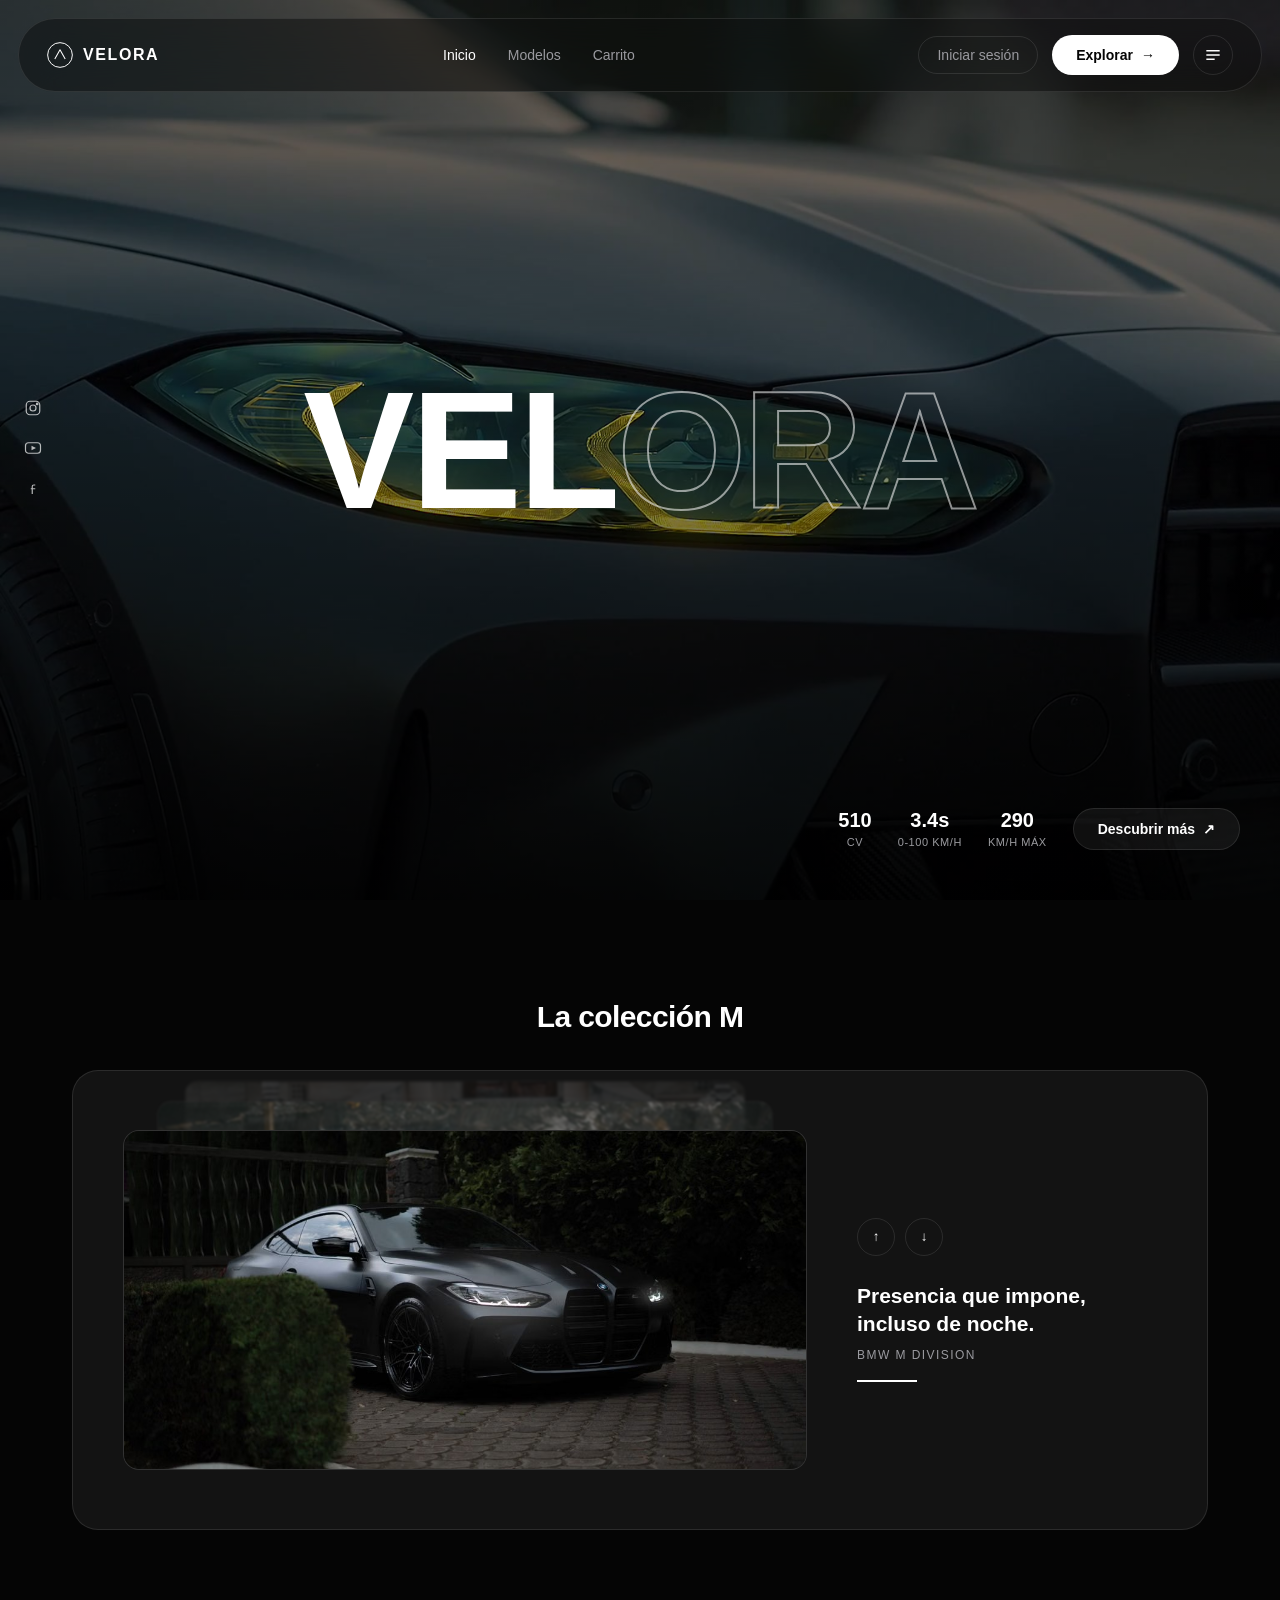
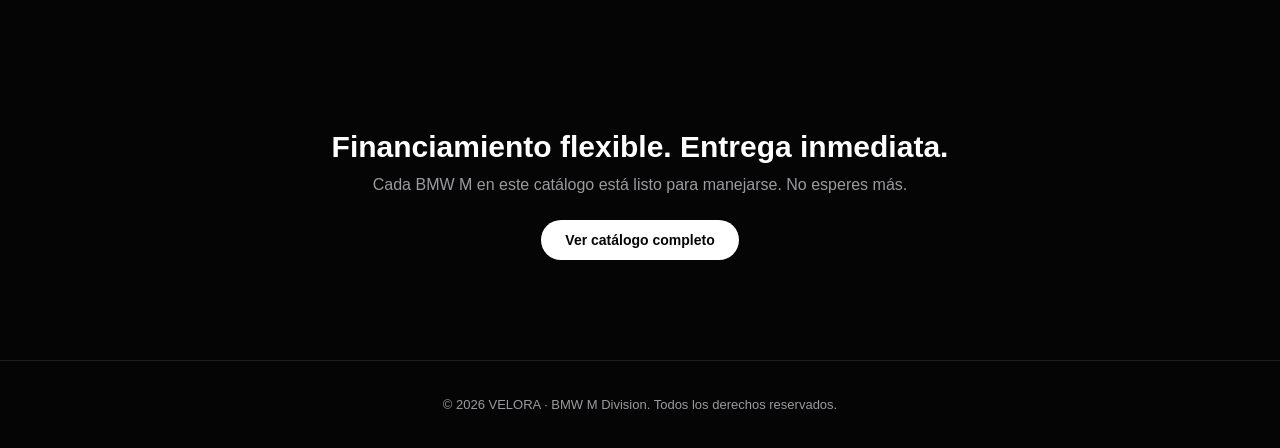
<file: docs/index.html>
<!DOCTYPE html>
<html lang="es">
<head>
<meta charset="UTF-8">
<meta name="viewport" content="width=device-width, initial-scale=1.0">
<title>VELORA | BMW M</title>
<link rel="stylesheet" href="css/styles.css">
</head>
<body>

<!-- Iconos sociales a la izquierda, como en la referencia -->
<div class="social-rail">
  <a href="#" aria-label="Instagram">
    <svg width="18" height="18" viewBox="0 0 24 24" fill="none" stroke="white" stroke-width="1.6"><rect x="3" y="3" width="18" height="18" rx="5"/><circle cx="12" cy="12" r="4"/><circle cx="17.5" cy="6.5" r="1"/></svg>
  </a>
  <a href="#" aria-label="YouTube">
    <svg width="18" height="18" viewBox="0 0 24 24" fill="none" stroke="white" stroke-width="1.6"><rect x="2" y="5" width="20" height="14" rx="4"/><path d="M10 9l6 3-6 3z" fill="white" stroke="none"/></svg>
  </a>
  <a href="#" aria-label="Facebook">
    <svg width="18" height="18" viewBox="0 0 24 24" fill="none" stroke="white" stroke-width="1.6"><path d="M15 8h-2a2 2 0 0 0-2 2v10M9 13h6"/></svg>
  </a>
</div>

<!-- Navbar grande, redondeada y semitransparente -->
<header class="navbar">
  <a href="index.html" class="navbar__logo">
    <svg width="26" height="26" viewBox="0 0 40 40" fill="none">
      <circle cx="20" cy="20" r="19" stroke="white" stroke-width="1.5"/>
      <path d="M12 26L20 12L28 26" stroke="white" stroke-width="1.6" stroke-linejoin="round"/>
    </svg>
    <span>VELORA</span>
  </a>
  <nav class="navbar__links">
    <a href="index.html" class="active">Inicio</a>
    <a href="modelos.html">Modelos</a>
    <a href="carrito.html">Carrito <span id="cart-count" class="cart-count"></span></a>
  </nav>
  <div class="navbar__right">
    <a href="#" id="auth-link" class="auth-link"></a>
    <a href="modelos.html" class="btn btn--light">Explorar <span>&rarr;</span></a>
    <button class="hamburger" aria-label="Menú">
      <svg width="20" height="20" viewBox="0 0 24 24" fill="none" stroke="white" stroke-width="1.8"><path d="M4 7h16M4 12h16M4 17h10"/></svg>
    </button>
  </div>
</header>

<main>
  <!-- HERO con el video de fondo -->
  <section class="hero">
    <video class="hero__video" autoplay muted loop playsinline preload="auto" poster="assets/hero-poster.jpg">
      <source src="assets/hero.mp4" type="video/mp4">
    </video>
    <div class="hero__overlay"></div>

    <h1 class="hero__wordmark">
      <span class="fill">VEL</span><span class="outline">ORA</span>
    </h1>

    <div class="hero__stats">
      <div class="stat"><strong>510</strong><span>CV</span></div>
      <div class="stat"><strong>3.4s</strong><span>0-100 KM/H</span></div>
      <div class="stat"><strong>290</strong><span>KM/H MÁX</span></div>
      <a href="modelos.html" class="btn btn--outline">Descubrir más <span>&nearr;</span></a>
    </div>
  </section>

  <!-- Carrusel de tarjetas apiladas: se desliza verticalmente y nunca se detiene -->
  <section class="section">
    <h2 class="section__title">La colección M</h2>
    <div class="stack-carousel" id="home-carousel"></div>
  </section>

  <section class="section promo">
    <h2>Financiamiento flexible. Entrega inmediata.</h2>
    <p>Cada BMW M en este catálogo está listo para manejarse. No esperes más.</p>
    <a href="modelos.html" class="btn btn--light">Ver catálogo completo</a>
  </section>
</main>

<footer class="footer">
  <p>&copy; 2026 VELORA · BMW M Division. Todos los derechos reservados.</p>
</footer>

<div id="login-modal" class="modal-overlay">
  <div class="modal">
    <button class="modal__close" data-close-modal>✕</button>
    <h2 id="auth-title">Iniciar sesión</h2>
    <form id="auth-form">
      <div id="auth-name-field" class="field" style="display:none;">
        <label>Nombre</label>
        <input type="text" id="auth-name" placeholder="Tu nombre">
      </div>
      <div class="field">
        <label>Correo</label>
        <input type="email" id="auth-email" placeholder="tucorreo@ejemplo.com" required>
      </div>
      <div class="field">
        <label>Contraseña</label>
        <input type="password" id="auth-password" placeholder="••••••••" required>
      </div>
      <button type="submit" class="btn btn--light btn--full">Entrar</button>
      <p class="auth-switch">
        <span id="auth-switch-text">¿No tienes cuenta?</span>
        <a href="#" id="auth-switch-link">Regístrate</a>
      </p>
    </form>
  </div>
</div>

<div id="toast" class="toast"></div>

<script src="js/main.js"></script>
</body>
</html>
</file>
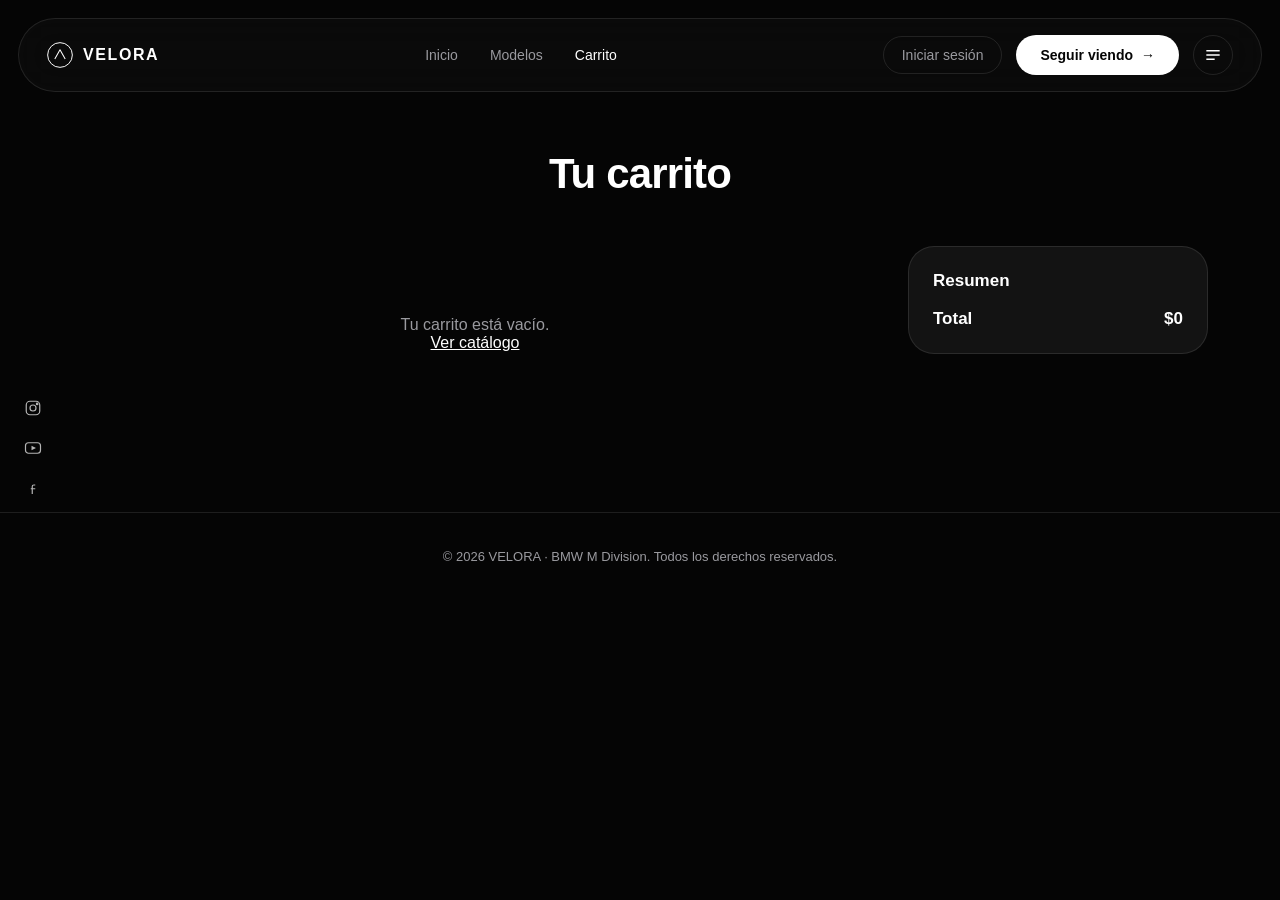
<file: docs/carrito.html>
<!DOCTYPE html>
<html lang="es">
<head>
<meta charset="UTF-8">
<meta name="viewport" content="width=device-width, initial-scale=1.0">
<title>VELORA | Carrito</title>
<link rel="stylesheet" href="css/styles.css">
</head>
<body>

<div class="social-rail">
  <a href="#" aria-label="Instagram"><svg width="18" height="18" viewBox="0 0 24 24" fill="none" stroke="white" stroke-width="1.6"><rect x="3" y="3" width="18" height="18" rx="5"/><circle cx="12" cy="12" r="4"/><circle cx="17.5" cy="6.5" r="1"/></svg></a>
  <a href="#" aria-label="YouTube"><svg width="18" height="18" viewBox="0 0 24 24" fill="none" stroke="white" stroke-width="1.6"><rect x="2" y="5" width="20" height="14" rx="4"/><path d="M10 9l6 3-6 3z" fill="white" stroke="none"/></svg></a>
  <a href="#" aria-label="Facebook"><svg width="18" height="18" viewBox="0 0 24 24" fill="none" stroke="white" stroke-width="1.6"><path d="M15 8h-2a2 2 0 0 0-2 2v10M9 13h6"/></svg></a>
</div>

<header class="navbar">
  <a href="index.html" class="navbar__logo">
    <svg width="26" height="26" viewBox="0 0 40 40" fill="none">
      <circle cx="20" cy="20" r="19" stroke="white" stroke-width="1.5"/>
      <path d="M12 26L20 12L28 26" stroke="white" stroke-width="1.6" stroke-linejoin="round"/>
    </svg>
    <span>VELORA</span>
  </a>
  <nav class="navbar__links">
    <a href="index.html">Inicio</a>
    <a href="modelos.html">Modelos</a>
    <a href="carrito.html" class="active">Carrito <span id="cart-count" class="cart-count"></span></a>
  </nav>
  <div class="navbar__right">
    <a href="#" id="auth-link" class="auth-link"></a>
    <a href="modelos.html" class="btn btn--light">Seguir viendo <span>&rarr;</span></a>
    <button class="hamburger" aria-label="Menú">
      <svg width="20" height="20" viewBox="0 0 24 24" fill="none" stroke="white" stroke-width="1.8"><path d="M4 7h16M4 12h16M4 17h10"/></svg>
    </button>
  </div>
</header>

<main class="page">
  <section class="page__header">
    <h1>Tu carrito</h1>
  </section>

  <section class="cart">
    <div id="cart-items" class="cart__items"></div>

    <aside class="cart__summary">
      <h2>Resumen</h2>
      <div class="cart__row">
        <span>Total</span>
        <span id="cart-total">$0</span>
      </div>
    </aside>
  </section>
</main>

<footer class="footer">
  <p>&copy; 2026 VELORA · BMW M Division. Todos los derechos reservados.</p>
</footer>

<div id="login-modal" class="modal-overlay">
  <div class="modal">
    <button class="modal__close" data-close-modal>✕</button>
    <h2 id="auth-title">Iniciar sesión</h2>
    <form id="auth-form">
      <div id="auth-name-field" class="field" style="display:none;">
        <label>Nombre</label>
        <input type="text" id="auth-name" placeholder="Tu nombre">
      </div>
      <div class="field">
        <label>Correo</label>
        <input type="email" id="auth-email" placeholder="tucorreo@ejemplo.com" required>
      </div>
      <div class="field">
        <label>Contraseña</label>
        <input type="password" id="auth-password" placeholder="••••••••" required>
      </div>
      <button type="submit" class="btn btn--light btn--full">Entrar</button>
      <p class="auth-switch">
        <span id="auth-switch-text">¿No tienes cuenta?</span>
        <a href="#" id="auth-switch-link">Regístrate</a>
      </p>
    </form>
  </div>
</div>

<div id="toast" class="toast"></div>

<script src="js/main.js"></script>
</body>
</html>
</file>
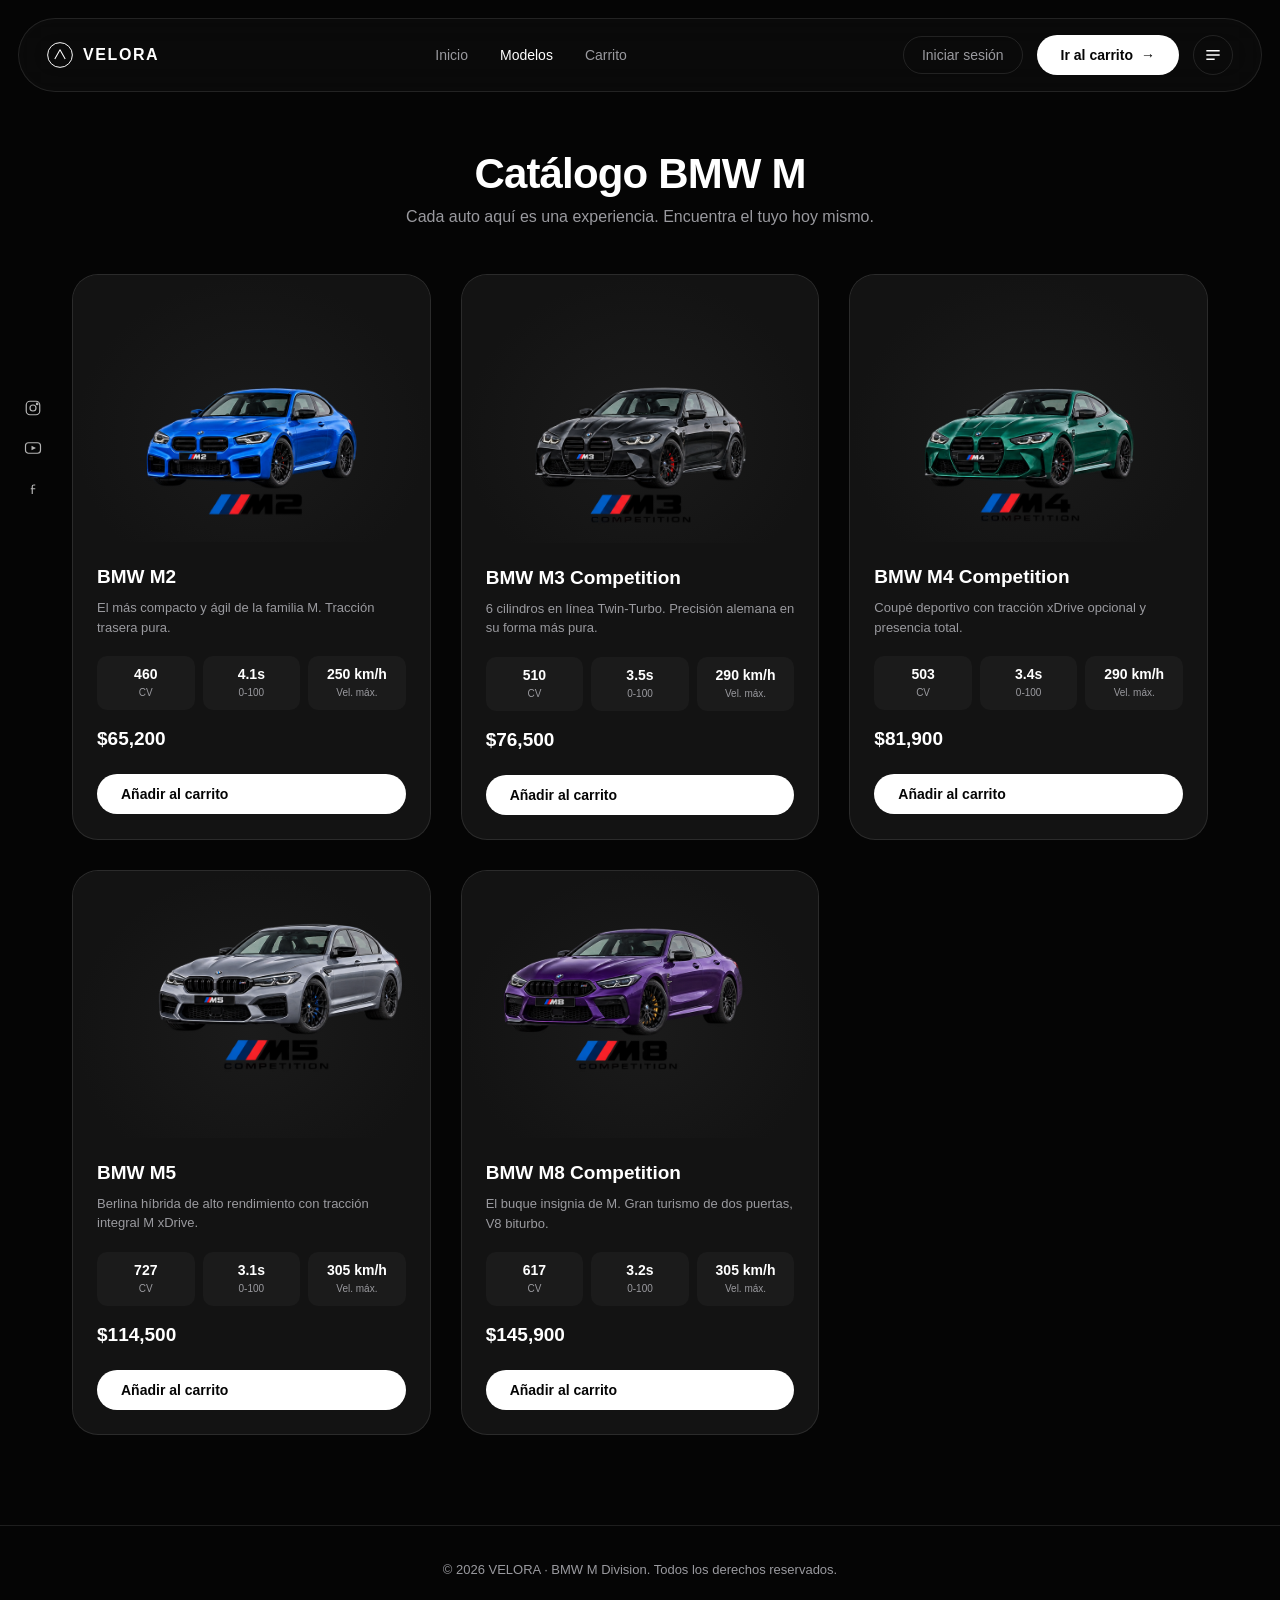
<file: docs/modelos.html>
<!DOCTYPE html>
<html lang="es">
<head>
<meta charset="UTF-8">
<meta name="viewport" content="width=device-width, initial-scale=1.0">
<title>VELORA | Catálogo BMW M</title>
<link rel="stylesheet" href="css/styles.css">
</head>
<body>

<div class="social-rail">
  <a href="#" aria-label="Instagram"><svg width="18" height="18" viewBox="0 0 24 24" fill="none" stroke="white" stroke-width="1.6"><rect x="3" y="3" width="18" height="18" rx="5"/><circle cx="12" cy="12" r="4"/><circle cx="17.5" cy="6.5" r="1"/></svg></a>
  <a href="#" aria-label="YouTube"><svg width="18" height="18" viewBox="0 0 24 24" fill="none" stroke="white" stroke-width="1.6"><rect x="2" y="5" width="20" height="14" rx="4"/><path d="M10 9l6 3-6 3z" fill="white" stroke="none"/></svg></a>
  <a href="#" aria-label="Facebook"><svg width="18" height="18" viewBox="0 0 24 24" fill="none" stroke="white" stroke-width="1.6"><path d="M15 8h-2a2 2 0 0 0-2 2v10M9 13h6"/></svg></a>
</div>

<header class="navbar">
  <a href="index.html" class="navbar__logo">
    <svg width="26" height="26" viewBox="0 0 40 40" fill="none">
      <circle cx="20" cy="20" r="19" stroke="white" stroke-width="1.5"/>
      <path d="M12 26L20 12L28 26" stroke="white" stroke-width="1.6" stroke-linejoin="round"/>
    </svg>
    <span>VELORA</span>
  </a>
  <nav class="navbar__links">
    <a href="index.html">Inicio</a>
    <a href="modelos.html" class="active">Modelos</a>
    <a href="carrito.html">Carrito <span id="cart-count" class="cart-count"></span></a>
  </nav>
  <div class="navbar__right">
    <a href="#" id="auth-link" class="auth-link"></a>
    <a href="carrito.html" class="btn btn--light">Ir al carrito <span>&rarr;</span></a>
    <button class="hamburger" aria-label="Menú">
      <svg width="20" height="20" viewBox="0 0 24 24" fill="none" stroke="white" stroke-width="1.8"><path d="M4 7h16M4 12h16M4 17h10"/></svg>
    </button>
  </div>
</header>

<main class="page">
  <section class="page__header">
    <h1>Catálogo BMW M</h1>
    <p>Cada auto aquí es una experiencia. Encuentra el tuyo hoy mismo.</p>
  </section>

  <section class="grid" id="models-grid"></section>
</main>

<footer class="footer">
  <p>&copy; 2026 VELORA · BMW M Division. Todos los derechos reservados.</p>
</footer>

<div id="login-modal" class="modal-overlay">
  <div class="modal">
    <button class="modal__close" data-close-modal>✕</button>
    <h2 id="auth-title">Iniciar sesión</h2>
    <form id="auth-form">
      <div id="auth-name-field" class="field" style="display:none;">
        <label>Nombre</label>
        <input type="text" id="auth-name" placeholder="Tu nombre">
      </div>
      <div class="field">
        <label>Correo</label>
        <input type="email" id="auth-email" placeholder="tucorreo@ejemplo.com" required>
      </div>
      <div class="field">
        <label>Contraseña</label>
        <input type="password" id="auth-password" placeholder="••••••••" required>
      </div>
      <button type="submit" class="btn btn--light btn--full">Entrar</button>
      <p class="auth-switch">
        <span id="auth-switch-text">¿No tienes cuenta?</span>
        <a href="#" id="auth-switch-link">Regístrate</a>
      </p>
    </form>
  </div>
</div>

<div id="toast" class="toast"></div>

<script src="js/main.js"></script>
</body>
</html>
</file>
<file: docs/css/styles.css>
:root {
  --bg: #050505;
  --surface: #131313;
  --surface-2: #1b1b1b;
  --border: rgba(255, 255, 255, 0.1);
  --white: #ffffff;
  --gray: #9a9a9f;
  --radius-lg: 26px;
  --radius-md: 16px;
  --radius-sm: 10px;
  --font: Arial, Helvetica, sans-serif;
}

* { box-sizing: border-box; margin: 0; padding: 0; }

body {
  font-family: var(--font);
  color: var(--white);
  background: var(--bg);
}

a { text-decoration: none; color: inherit; }
button { font-family: inherit; }

/* Iconos sociales a la izquierda (como en la referencia) */
.social-rail {
  position: fixed;
  left: 24px;
  top: 50%;
  transform: translateY(-50%);
  display: flex;
  flex-direction: column;
  gap: 18px;
  z-index: 150;
}

.social-rail a { opacity: 0.7; transition: opacity 0.2s ease; }
.social-rail a:hover { opacity: 1; }

/* Navbar grande, redondeada, semitransparente y flotante */
.navbar {
  position: fixed;
  top: 18px; left: 18px; right: 18px;
  z-index: 200;
  display: flex;
  align-items: center;
  justify-content: space-between;
  height: 74px;
  padding: 0 28px;
  background: rgba(15, 15, 15, 0.55);
  backdrop-filter: saturate(180%) blur(18px);
  border: 1px solid var(--border);
  border-radius: 999px;
}

.navbar__logo { display: flex; align-items: center; gap: 10px; font-weight: bold; letter-spacing: 0.1em; font-size: 16px; }

.navbar__links { display: flex; align-items: center; gap: 32px; }
.navbar__links a { font-size: 14px; color: var(--gray); transition: color 0.2s ease; }
.navbar__links a:hover,
.navbar__links a.active { color: var(--white); }
.cart-count { font-size: 11px; color: var(--white); font-weight: bold; }

.navbar__right { display: flex; align-items: center; gap: 14px; }
.auth-link { font-size: 14px; color: var(--gray); border: 1px solid var(--border); padding: 10px 18px; border-radius: 999px; transition: color 0.2s ease; }
.auth-link:hover { color: var(--white); }

.hamburger {
  width: 40px; height: 40px;
  border-radius: 50%;
  border: 1px solid var(--border);
  background: transparent;
  display: flex; align-items: center; justify-content: center;
  cursor: pointer;
}

/* Botones */
.btn {
  display: inline-flex;
  align-items: center;
  gap: 8px;
  border: none;
  border-radius: 999px;
  padding: 12px 24px;
  font-size: 14px;
  font-weight: bold;
  cursor: pointer;
  transition: opacity 0.2s ease, transform 0.15s ease;
}

.btn:hover { opacity: 0.85; }
.btn:active { transform: scale(0.97); }
.btn--light { background: var(--white); color: var(--bg); }
.btn--full { width: 100%; margin-top: 8px; }
.btn--outline { background: rgba(255,255,255,0.06); color: var(--white); border: 1px solid var(--border); }

/* HERO con video de fondo, estilo referencia */
.hero {
  position: relative;
  height: 100vh;
  overflow: hidden;
  display: flex;
  align-items: center;
  justify-content: center;
}

.hero__video {
  position: absolute;
  inset: 0;
  width: 100%; height: 100%;
  object-fit: cover;
  z-index: 0;
}

.hero__overlay {
  position: absolute;
  inset: 0;
  background: linear-gradient(180deg, rgba(0,0,0,0.55) 0%, rgba(0,0,0,0.35) 40%, rgba(0,0,0,0.85) 100%);
  z-index: 1;
}

.hero__wordmark {
  position: relative;
  z-index: 2;
  font-size: clamp(60px, 13vw, 170px);
  font-weight: 900;
  letter-spacing: -0.02em;
  line-height: 1;
  text-align: center;
  white-space: nowrap;
}

.hero__wordmark .fill { color: var(--white); }
.hero__wordmark .outline {
  color: transparent;
  -webkit-text-stroke: 2px rgba(255,255,255,0.55);
}

.hero__stats {
  position: absolute;
  z-index: 2;
  bottom: 50px;
  right: 40px;
  display: flex;
  align-items: center;
  gap: 26px;
}

.stat { text-align: center; }
.stat strong { display: block; font-size: 20px; }
.stat span { font-size: 11px; color: var(--gray); letter-spacing: 0.05em; }

@media (max-width: 768px) {
  .hero__stats { flex-wrap: wrap; justify-content: center; right: 0; left: 0; bottom: 30px; padding: 0 20px; }
  .social-rail { display: none; }
}

/* Secciones */
.section { max-width: 1200px; margin: 0 auto; padding: 100px 32px; }
.section__title { font-size: 30px; font-weight: bold; letter-spacing: -0.02em; margin-bottom: 36px; text-align: center; }

.promo { text-align: center; }
.promo h2 { font-size: 30px; margin-bottom: 12px; }
.promo p { color: var(--gray); margin-bottom: 26px; }

/* Page layout */
.page { max-width: 1200px; margin: 0 auto; padding: 150px 32px 90px; }
.page__header { text-align: center; margin-bottom: 48px; }
.page__header h1 { font-size: 42px; font-weight: bold; letter-spacing: -0.02em; }
.page__header p { color: var(--gray); margin-top: 10px; }

/* Grid / Tarjetas con animación de entrada */
.grid { display: grid; grid-template-columns: repeat(auto-fit, minmax(300px, 1fr)); gap: 30px; }

@keyframes fadeInUp {
  from { opacity: 0; transform: translateY(24px); }
  to { opacity: 1; transform: translateY(0); }
}

.card {
  border: 1px solid var(--border);
  border-radius: var(--radius-lg);
  overflow: hidden;
  background: var(--surface);
  opacity: 0;
  animation: fadeInUp 0.7s ease forwards;
  transition: box-shadow 0.25s ease, transform 0.25s ease, border-color 0.25s ease;
}

.card:hover { box-shadow: 0 24px 48px rgba(0,0,0,0.5); transform: translateY(-6px); border-color: rgba(255,255,255,0.25); }

.card__img-wrap {
  aspect-ratio: 4 / 3;
  background: radial-gradient(ellipse at center 60%, var(--surface-2) 0%, var(--surface) 70%);
  display: flex; align-items: center; justify-content: center;
  padding: 18px;
}
.card__img { width: 100%; height: 100%; object-fit: contain; display: block; }

.card__body { padding: 24px; }
.card__body h2 { font-size: 19px; font-weight: bold; margin-bottom: 10px; }
.card__desc { font-size: 13px; color: var(--gray); line-height: 1.5; margin-bottom: 18px; min-height: 40px; }

.card__specs { display: grid; grid-template-columns: repeat(3, 1fr); gap: 8px; margin-bottom: 18px; }
.card__specs div { background: var(--surface-2); border-radius: var(--radius-sm); padding: 10px 4px; text-align: center; }
.card__specs strong { display: block; font-size: 14px; }
.card__specs span { font-size: 10px; color: var(--gray); }

.card__price { font-size: 19px; font-weight: bold; margin-bottom: 16px; }

/* Carrusel de tarjetas apiladas (estilo referencia): gira solo, sin pausas */
.stack-carousel {
  display: flex;
  align-items: center;
  gap: 50px;
  background: var(--surface);
  border: 1px solid var(--border);
  border-radius: var(--radius-lg);
  padding: 50px;
  min-height: 460px;
}

.stack-cards {
  position: relative;
  flex: 1;
  height: 340px;
}

.stack-card {
  position: absolute;
  inset: 0;
  overflow: hidden;
  border-radius: var(--radius-md);
  border: 1px solid var(--border);
  background: var(--surface-2);
  transition: transform 0.6s cubic-bezier(0.65, 0, 0.35, 1), opacity 0.6s ease, filter 0.6s ease;
}

.stack-card img { width: 100%; height: 100%; object-fit: cover; display: block; }

.stack-caption { width: 300px; flex-shrink: 0; }

.stack-nav { display: flex; gap: 10px; margin-bottom: 26px; }
.stack-nav button {
  width: 38px; height: 38px;
  border-radius: 50%;
  border: 1px solid var(--border);
  background: transparent;
  color: var(--white);
  cursor: pointer;
  display: flex; align-items: center; justify-content: center;
}
.stack-nav button:hover { background: rgba(255,255,255,0.08); }

.stack-caption h3 { font-size: 21px; font-weight: bold; line-height: 1.35; margin-bottom: 10px; }
.stack-caption p { font-size: 12px; letter-spacing: 0.12em; text-transform: uppercase; color: var(--gray); margin-bottom: 18px; }
.stack-line { width: 60px; height: 2px; background: var(--white); }

@media (max-width: 768px) {
  .stack-carousel { flex-direction: column; padding: 30px; }
  .stack-cards { width: 100%; height: 240px; }
  .stack-caption { width: 100%; }
}

/* Carrito (sencillo) */
.cart { display: grid; grid-template-columns: 1fr 300px; gap: 30px; align-items: start; }
.cart__items { display: flex; flex-direction: column; gap: 14px; }

.cart__item {
  display: flex; align-items: center; gap: 18px;
  padding: 16px;
  background: var(--surface);
  border: 1px solid var(--border);
  border-radius: var(--radius-md);
}

.cart__item img { width: 96px; height: 72px; object-fit: cover; border-radius: var(--radius-sm); }
.cart__item-info { flex: 1; }
.cart__item-info h3 { font-size: 15px; font-weight: bold; }
.cart__item-info p { font-size: 13px; color: var(--gray); margin-top: 4px; }

.cart__remove {
  background: none; border: 1px solid var(--border); border-radius: 50%;
  width: 32px; height: 32px; font-size: 15px; cursor: pointer; color: var(--gray);
}
.cart__remove:hover { background: var(--white); color: var(--bg); }

.cart__summary { background: var(--surface); border: 1px solid var(--border); border-radius: var(--radius-lg); padding: 24px; }
.cart__summary h2 { font-size: 17px; margin-bottom: 18px; }
.cart__row { display: flex; justify-content: space-between; font-size: 17px; font-weight: bold; }

.cart__empty { text-align: center; color: var(--gray); padding: 70px 20px; }
.cart__empty a { color: var(--white); text-decoration: underline; }

@media (max-width: 768px) {
  .cart { grid-template-columns: 1fr; }
  .navbar { border-radius: 24px; }
  .navbar__links { display: none; }
}

/* Aviso flotante */
.toast {
  position: fixed; bottom: 28px; left: 50%;
  transform: translateX(-50%) translateY(20px);
  background: var(--white); color: var(--bg);
  padding: 14px 24px; border-radius: 999px;
  font-size: 14px; font-weight: bold;
  opacity: 0; pointer-events: none;
  transition: all 0.3s ease;
  z-index: 600;
}
.toast.show { opacity: 1; transform: translateX(-50%) translateY(0); }

/* Footer */
.footer { text-align: center; padding: 36px; color: var(--gray); font-size: 13px; border-top: 1px solid var(--border); }

/* Modal de inicio de sesión */
.modal-overlay {
  display: none;
  position: fixed; inset: 0;
  background: rgba(0,0,0,0.7);
  backdrop-filter: blur(4px);
  z-index: 500;
  align-items: center; justify-content: center;
  padding: 20px;
}
.modal-overlay.active { display: flex; }

.modal {
  background: var(--surface);
  border: 1px solid var(--border);
  border-radius: var(--radius-lg);
  padding: 32px;
  max-width: 380px;
  width: 100%;
  position: relative;
}

.modal__close {
  position: absolute; top: 16px; right: 16px;
  background: var(--surface-2); border: none; color: var(--white);
  width: 32px; height: 32px; border-radius: 50%; cursor: pointer;
}

.modal h2 { font-size: 20px; margin-bottom: 22px; }

.field { margin-bottom: 16px; }
.field label { display: block; font-size: 13px; color: var(--gray); margin-bottom: 6px; }
.field input {
  width: 100%;
  background: var(--surface-2);
  border: 1px solid var(--border);
  border-radius: var(--radius-sm);
  padding: 12px 14px;
  color: var(--white);
  font-size: 14px;
}
.field input:focus { outline: 1px solid var(--white); }

.auth-switch { text-align: center; font-size: 13px; color: var(--gray); margin-top: 16px; }
.auth-switch a { color: var(--white); text-decoration: underline; margin-left: 4px; }
</file>
